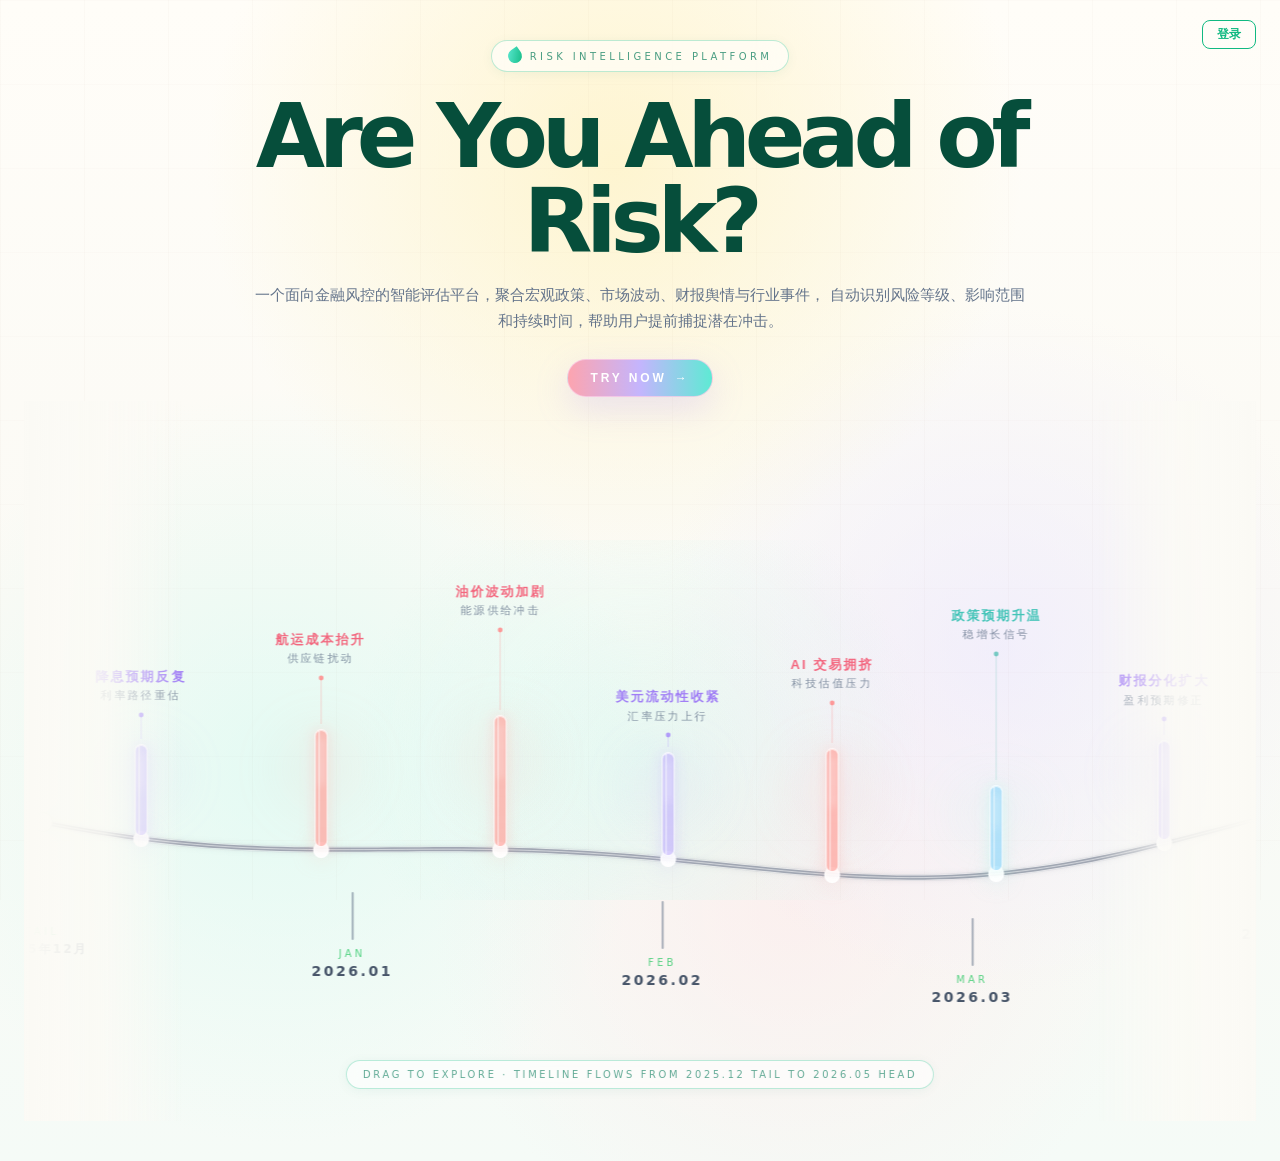
<file: frontend/timeline.html>
<!DOCTYPE html>
<html lang="zh-CN">
<head>
  <meta charset="UTF-8" />
  <meta name="viewport" content="width=device-width, initial-scale=1.0" />
  <title>Risk Timeline</title>
  <style>
    * {
      box-sizing: border-box;
    }

    html,
    body {
      margin: 0;
      min-height: 100%;
      font-family: Inter, ui-sans-serif, system-ui, -apple-system, BlinkMacSystemFont, "Segoe UI",
        "Microsoft YaHei", sans-serif;
      color: #1f2937;
      background: #fbfaf5;
      overflow-x: hidden;
    }

    body {
      min-height: 100vh;
      background:
        radial-gradient(circle at 48% 14%, rgba(254, 243, 199, 0.82), transparent 34%),
        radial-gradient(circle at 22% 66%, rgba(204, 251, 241, 0.48), transparent 30%),
        radial-gradient(circle at 78% 56%, rgba(237, 233, 254, 0.66), transparent 29%),
        radial-gradient(circle at 62% 78%, rgba(255, 228, 230, 0.48), transparent 30%),
        linear-gradient(180deg, #fffdf8 0%, #fbfaf5 52%, #f5fbf7 100%);
    }

    body::before {
      content: "";
      position: fixed;
      inset: 0;
      pointer-events: none;
      opacity: 0.28;
      background-image:
        linear-gradient(to right, rgba(148, 125, 104, 0.10) 1px, transparent 1px),
        linear-gradient(to bottom, rgba(148, 125, 104, 0.08) 1px, transparent 1px);
      background-size: 84px 84px;
      z-index: 0;
    }

    body::after {
      content: "";
      position: fixed;
      left: 0;
      right: 0;
      bottom: 0;
      height: 360px;
      pointer-events: none;
      background: radial-gradient(circle at 50% 60%, rgba(204, 251, 241, 0.42), transparent 42%);
      z-index: 0;
    }

    .page {
      position: relative;
      z-index: 1;
      min-height: 100vh;
      padding: 40px 24px;
      display: flex;
      flex-direction: column;
      align-items: center;
    }

    .hero {
      position: relative;
      z-index: 20;
      text-align: center;
      max-width: 980px;
    }

    .eyebrow {
      display: inline-flex;
      align-items: center;
      gap: 8px;
      padding: 8px 16px;
      border: 1px solid rgba(16, 185, 129, 0.28);
      border-radius: 999px;
      background: rgba(255, 255, 255, 0.58);
      color: rgba(4, 120, 87, 0.72);
      font-size: 10px;
      letter-spacing: 0.34em;
      text-transform: uppercase;
      box-shadow: 0 2px 12px rgba(15, 118, 110, 0.06);
      backdrop-filter: blur(18px);
    }

    .leaf {
      width: 14px;
      height: 14px;
      display: inline-block;
      border-radius: 999px 0 999px 999px;
      background: linear-gradient(135deg, #5eead4, #10b981);
      transform: rotate(-35deg);
    }

    h1 {
      margin: 22px 0 0;
      color: #064e3b;
      font-size: clamp(48px, 7vw, 92px);
      line-height: 0.95;
      letter-spacing: -0.07em;
      font-weight: 650;
    }

    .intro {
      margin: 18px auto 0;
      max-width: 780px;
      color: #64748b;
      font-size: 15px;
      line-height: 1.75;
    }

    .try-btn {
      margin-top: 24px;
      display: inline-flex;
      align-items: center;
      gap: 8px;
      padding: 11px 22px;
      border: 1px solid rgba(251, 207, 232, 0.8);
      border-radius: 999px;
      background: linear-gradient(90deg, #fda4af, #c4b5fd, #5eead4);
      color: white;
      font-size: 12px;
      font-weight: 700;
      letter-spacing: 0.24em;
      text-transform: uppercase;
      cursor: pointer;
      box-shadow: 0 12px 34px rgba(167, 139, 250, 0.22);
      transition: transform 0.18s ease, filter 0.18s ease;
    }

    .try-btn:hover {
      transform: translateY(-2px);
      filter: brightness(1.04);
    }

    .timeline-shell {
      position: relative;
      width: 100%;
      max-width: 1600px;
      height: 720px;
      margin-top: 4px;
      cursor: grab;
      user-select: none;
    }

    .timeline-shell:active {
      cursor: grabbing;
    }

    .fade-left,
    .fade-right {
      position: absolute;
      top: 0;
      bottom: 0;
      width: 13%;
      pointer-events: none;
      z-index: 30;
    }

    .fade-left {
      left: 0;
      background: linear-gradient(to right, #fbfaf5, rgba(251, 250, 245, 0.86), transparent);
    }

    .fade-right {
      right: 0;
      background: linear-gradient(to left, #fbfaf5, rgba(251, 250, 245, 0.86), transparent);
    }

    .timeline-window {
      position: absolute;
      left: 0;
      right: 0;
      top: 55%;
      height: 630px;
      transform: translateY(-50%);
      overflow: hidden;
    }

    .timeline-track {
      position: absolute;
      left: 50%;
      top: 0;
      height: 100%;
      will-change: transform;
    }

    .rail-svg {
      position: absolute;
      left: 0;
      top: 0;
      height: 630px;
      pointer-events: none;
      overflow: visible;
    }

    .endpoint,
    .month,
    .event {
      position: absolute;
    }

    .endpoint {
      z-index: 15;
    }

    .endpoint-dot {
      position: absolute;
      left: 0;
      top: 0;
      width: 20px;
      height: 20px;
      transform: translate(-50%, -50%);
      border-radius: 50%;
      background: rgba(255, 255, 255, 0.82);
      border: 1px solid rgba(89, 132, 104, 0.24);
      box-shadow: 0 0 18px rgba(94, 166, 116, 0.18);
      backdrop-filter: blur(18px);
    }

    .endpoint.head .endpoint-dot {
      border-color: rgba(74, 188, 132, 0.55);
      box-shadow: 0 0 28px rgba(132, 205, 154, 0.45);
    }

    .endpoint-text {
      position: absolute;
      left: 0;
      top: 104px;
      transform: translateX(-50%);
      text-align: center;
      white-space: nowrap;
    }

    .endpoint-kicker {
      font-size: 10px;
      letter-spacing: 0.34em;
      color: rgba(34, 197, 94, 0.7);
      text-transform: uppercase;
    }

    .endpoint-label {
      margin-top: 4px;
      font-size: 12px;
      font-weight: 650;
      letter-spacing: 0.18em;
      color: #64748b;
    }

    .endpoint.head .endpoint-label {
      color: #047857;
    }

    .month {
      z-index: 10;
    }

    .month-line {
      position: absolute;
      left: 0;
      top: 42px;
      width: 2px;
      height: 48px;
      transform: translateX(-50%);
      border-radius: 999px;
      background: rgba(100, 116, 139, 0.55);
    }

    .month-text {
      position: absolute;
      left: 0;
      top: 98px;
      transform: translateX(-50%);
      text-align: center;
      white-space: nowrap;
    }

    .month-short {
      font-size: 10px;
      letter-spacing: 0.32em;
      color: rgba(34, 197, 94, 0.75);
      text-transform: uppercase;
    }

    .month-label {
      margin-top: 4px;
      font-size: 14px;
      font-weight: 650;
      letter-spacing: 0.18em;
      color: #475569;
    }

    .event {
      z-index: 20;
      width: 1px;
      height: 1px;
      transform: translateX(-50%);
      border: 0;
      padding: 0;
      background: transparent;
      cursor: pointer;
      outline: none;
    }

    .event-node {
      position: absolute;
      left: 0;
      top: 0;
      width: 16px;
      height: 16px;
      transform: translate(-50%, -50%);
      border-radius: 50%;
      border: 1px solid rgba(255, 255, 255, 0.85);
      background: rgba(255, 255, 255, 0.96);
      box-shadow: 0 0 22px var(--glow);
      transition: transform 0.2s ease;
    }

    .event.selected .event-node {
      transform: translate(-50%, -50%) scale(1.18);
    }

    .event-glow {
      position: absolute;
      left: 0;
      transform: translateX(-50%);
      width: 86px;
      border-radius: 999px;
      background: var(--glow);
      filter: blur(26px);
      opacity: 0.26;
      transition: opacity 0.2s ease, transform 0.2s ease;
    }

    .event.selected .event-glow {
      opacity: 0.64;
      transform: translateX(-50%) scale(1.18);
    }

    .pillar {
      position: absolute;
      left: 0;
      bottom: 4px;
      width: 13px;
      transform: translateX(-50%);
      overflow: hidden;
      border-radius: 999px;
      border: 1px solid rgba(255, 255, 255, 0.85);
      background: var(--fill);
      box-shadow: 0 0 14px var(--glow), inset 0 1px 0 rgba(255, 255, 255, 0.62);
      transition: transform 0.22s ease, box-shadow 0.22s ease;
    }

    .event:hover .pillar,
    .event.selected .pillar {
      transform: translateX(-50%) translateY(-4px) scaleY(1.05);
      box-shadow: 0 0 30px var(--glow), inset 0 1px 0 rgba(255, 255, 255, 0.7);
    }

    .pillar::before {
      content: "";
      position: absolute;
      left: 4px;
      right: 4px;
      top: 8px;
      height: 42%;
      border-radius: 999px;
      background: rgba(255, 255, 255, 0.62);
      filter: blur(4px);
    }

    .pillar::after {
      content: "";
      position: absolute;
      top: 0;
      bottom: 0;
      left: 3px;
      width: 1px;
      background: rgba(255, 255, 255, 0.72);
    }

    .guide-svg {
      position: absolute;
      left: 0;
      top: 0;
      overflow: visible;
      pointer-events: none;
    }

    .event-label {
      position: absolute;
      left: 0;
      width: 138px;
      transform: translateX(-50%);
      text-align: center;
      transition: opacity 0.2s ease, transform 0.2s ease;
      opacity: 0.78;
    }

    .event.selected .event-label {
      opacity: 1;
      transform: translateX(-50%) translateY(-2px);
    }

    .event-main {
      white-space: nowrap;
      font-size: 13px;
      line-height: 1.2;
      font-weight: 700;
      letter-spacing: 0.16em;
      color: var(--text);
    }

    .event-sub {
      margin-top: 4px;
      white-space: nowrap;
      font-size: 11px;
      letter-spacing: 0.22em;
      color: #64748b;
      text-transform: uppercase;
    }

    .hint {
      position: absolute;
      left: 50%;
      bottom: 32px;
      z-index: 40;
      transform: translateX(-50%);
      padding: 8px 16px;
      border-radius: 999px;
      border: 1px solid rgba(16, 185, 129, 0.28);
      background: rgba(255, 255, 255, 0.58);
      color: rgba(4, 120, 87, 0.62);
      font-size: 10px;
      letter-spacing: 0.26em;
      text-transform: uppercase;
      white-space: nowrap;
      box-shadow: 0 2px 12px rgba(15, 118, 110, 0.06);
      backdrop-filter: blur(18px);
    }

    @media (max-width: 768px) {
      .page {
        padding: 32px 16px;
      }

      h1 {
        font-size: 46px;
      }

      .intro {
        font-size: 14px;
      }

      .timeline-shell {
        height: 680px;
      }

      .hint {
        max-width: 90%;
        white-space: normal;
        text-align: center;
        line-height: 1.6;
      }
    }

    /* ── 登录/注册弹窗 ── */
    .modal-overlay {
      display: none;
      position: fixed;
      inset: 0;
      z-index: 9999;
      background: rgba(0,0,0,0.35);
      backdrop-filter: blur(6px);
      align-items: center;
      justify-content: center;
    }
    .modal-overlay.active { display: flex; }
    .modal-box {
      background: #fff;
      border-radius: 20px;
      padding: 36px 40px 32px;
      width: 380px;
      max-width: 92vw;
      box-shadow: 0 24px 64px rgba(0,0,0,0.18);
      position: relative;
    }
    .modal-close {
      position: absolute; top: 14px; right: 18px;
      background: none; border: none; font-size: 22px;
      color: #94a3b8; cursor: pointer;
    }
    .modal-close:hover { color: #475569; }
    .modal-title { font-size: 22px; font-weight: 700; color: #064e3b; margin: 0 0 6px; }
    .modal-sub { font-size: 13px; color: #94a3b8; margin-bottom: 24px; }
    .modal-field { margin-bottom: 16px; }
    .modal-field label {
      display: block; font-size: 12px; font-weight: 600;
      color: #475569; margin-bottom: 4px;
    }
    .modal-field input {
      width: 100%; padding: 10px 14px; border: 1px solid #e2e8f0;
      border-radius: 10px; font-size: 14px; outline: none;
      box-sizing: border-box; transition: border-color 0.2s;
    }
    .modal-field input:focus { border-color: #10b981; }
    .modal-btn {
      width: 100%; padding: 11px; border: none; border-radius: 10px;
      font-size: 14px; font-weight: 700; cursor: pointer; transition: opacity 0.2s;
    }
    .modal-btn.primary { background: linear-gradient(90deg, #10b981, #14b8a6); color: #fff; }
    .modal-btn.primary:hover { opacity: 0.88; }
    .modal-btn.secondary { background: transparent; color: #10b981; margin-top: 8px; }
    .modal-btn.secondary:hover { opacity: 0.7; }
    .modal-divider { display: flex; align-items: center; gap: 12px; margin: 14px 0 10px; color: #94a3b8; font-size: 12px; }
    .modal-divider::before, .modal-divider::after { content: ''; flex: 1; height: 1px; background: #e2e8f0; }
    .modal-btn.ghost {
      background: transparent; color: #64748b; border: 1px dashed #cbd5e1;
      border-radius: 10px; padding: 10px; font-size: 13px; cursor: pointer; width: 100%;
    }
    .modal-btn.ghost:hover { border-color: #10b981; color: #10b981; background: #f0fdfa; }
    .modal-error { color: #ef4444; font-size: 12px; margin-top: 8px; display: none; }
    .modal-error.show { display: block; }
    .modal-success { color: #10b981; font-size: 12px; margin-top: 8px; display: none; }
    .modal-success.show { display: block; }
    .auth-status {
      position: fixed; top: 20px; right: 24px; z-index: 100;
      display: flex; align-items: center; gap: 12px;
    }
    .auth-status .username { font-size: 13px; color: #064e3b; font-weight: 600; }
    .auth-status .logout-btn {
      font-size: 12px; color: #94a3b8; background: none;
      border: 1px solid #e2e8f0; border-radius: 8px; padding: 4px 12px; cursor: pointer;
    }
    .auth-status .logout-btn:hover { color: #ef4444; border-color: #fecaca; }
    .auth-link {
      font-size: 12px; color: #10b981; background: none;
      border: 1px solid #10b981; border-radius: 8px; padding: 5px 14px;
      cursor: pointer; font-weight: 600;
    }
    .auth-link:hover { background: #10b981; color: #fff; }
  </style>
</head>
<body>
  <!-- 登录状态 -->
  <div class="auth-status" id="authStatus">
    <span class="username" id="authUsername" style="display:none;"></span>
    <button class="logout-btn" id="logoutBtn" style="display:none;">退出</button>
    <button class="auth-link" id="loginBtn">登录</button>
  </div>

  <!-- 登录/注册弹窗 -->
  <div class="modal-overlay" id="authModal">
    <div class="modal-box">
      <button class="modal-close" id="authModalClose">&times;</button>
      <div class="modal-title" id="authModalTitle">登录</div>
      <div class="modal-sub" id="authModalSub">登录以使用自选股等个性化功能</div>
      <div class="modal-field">
        <label>用户名</label>
        <input type="text" id="authUsernameInput" placeholder="请输入用户名" autocomplete="username" />
      </div>
      <div class="modal-field">
        <label>密码</label>
        <input type="password" id="authPasswordInput" placeholder="请输入密码" autocomplete="current-password" />
      </div>
      <button class="modal-btn primary" id="authSubmitBtn">登录</button>
      <button class="modal-btn secondary" id="authToggleBtn">没有账号？去注册</button>
      <div class="modal-divider"><span>或</span></div>
      <button class="modal-btn ghost" id="guestEnterBtn">直接体验 →</button>
      <div class="modal-error" id="authError"></div>
      <div class="modal-success" id="authSuccess"></div>
    </div>
  </div>

  <main class="page">
    <header class="hero">
      <div class="eyebrow">
        <span class="leaf"></span>
        Risk Intelligence Platform
      </div>

      <h1>Are You Ahead of Risk?</h1>

      <p class="intro">
        一个面向金融风控的智能评估平台，聚合宏观政策、市场波动、财报舆情与行业事件，
        自动识别风险等级、影响范围和持续时间，帮助用户提前捕捉潜在冲击。
      </p>

      <button class="try-btn" id="tryBtn" type="button">
        Try Now
        <span>→</span>
      </button>
    </header>

    <section class="timeline-shell" id="timelineShell" aria-label="Macro risk timeline">
      <div class="fade-left"></div>
      <div class="fade-right"></div>

      <div class="timeline-window">
        <div class="timeline-track" id="timelineTrack"></div>
      </div>

      <div class="hint">Drag to explore · Timeline flows from 2025.12 tail to 2026.05 head</div>
    </section>
  </main>

  <script>
    const MONTH_GAP = 310;
    const TIMELINE_END_X = MONTH_GAP * 5;
    const LOOP_WIDTH = MONTH_GAP * 7.25;
    const AUTO_SPEED = 60;
    const BASE_SHIFT = LOOP_WIDTH + MONTH_GAP * 2.25;
    const CURVE_BASE_Y = 350;
    const CURVE_AMP = 42;
    const TRACK_COPIES = [0, 1, 2, 3];

    const months = [
      { key: "2025-12", label: "2025.12", cn: "2025年12月", short: "DEC" },
      { key: "2026-01", label: "2026.01", cn: "2026年1月", short: "JAN" },
      { key: "2026-02", label: "2026.02", cn: "2026年2月", short: "FEB" },
      { key: "2026-03", label: "2026.03", cn: "2026年3月", short: "MAR" },
      { key: "2026-04", label: "2026.04", cn: "2026年4月", short: "APR" },
      { key: "2026-05", label: "2026.05", cn: "2026年5月", short: "MAY" },
    ];

    const events = [
      { id: "fed-path", label: "降息预期反复", title: "利率路径重估", monthPos: 0.32, level: "medium", height: 92, lane: 0 },
      { id: "shipping-risk", label: "航运成本抬升", title: "供应链扰动", monthPos: 0.9, level: "high", height: 118, lane: 1 },
      { id: "energy-shock", label: "油价波动加剧", title: "能源供给冲击", monthPos: 1.48, level: "high", height: 132, lane: 2 },
      { id: "usd-liquidity", label: "美元流动性收紧", title: "汇率压力上行", monthPos: 2.02, level: "medium", height: 104, lane: 0 },
      { id: "tech-crowding", label: "AI 交易拥挤", title: "科技估值压力", monthPos: 2.55, level: "high", height: 124, lane: 1 },
      { id: "china-policy", label: "政策预期升温", title: "稳增长信号", monthPos: 3.08, level: "low", height: 86, lane: 2 },
      { id: "earnings-season", label: "财报分化扩大", title: "盈利预期修正", monthPos: 3.62, level: "medium", height: 100, lane: 0 },
      { id: "inflation-data", label: "通胀数据扰动", title: "CPI 超预期", monthPos: 4.13, level: "medium", height: 112, lane: 1 },
      { id: "tariff-watch", label: "贸易摩擦升温", title: "关税不确定性", monthPos: 4.64, level: "high", height: 136, lane: 2 },
    ];

    const theme = {
      high: {
        core: "rgba(255,137,137,0.96)",
        glow: "rgba(255,183,178,0.42)",
        line: "rgba(255,137,137,0.36)",
        fill: "rgba(255,166,158,0.72)",
        text: "#f43f5e",
      },
      medium: {
        core: "rgba(167,139,250,0.95)",
        glow: "rgba(196,181,253,0.38)",
        line: "rgba(167,139,250,0.32)",
        fill: "rgba(196,181,253,0.68)",
        text: "#8b5cf6",
      },
      low: {
        core: "rgba(94,194,184,0.95)",
        glow: "rgba(153,246,228,0.34)",
        line: "rgba(94,194,184,0.3)",
        fill: "rgba(125,211,252,0.56)",
        text: "#14b8a6",
      },
    };

    const shell = document.getElementById("timelineShell");
    const track = document.getElementById("timelineTrack");
    const tryBtn = document.getElementById("tryBtn");

    let offset = 0;
    let selectedId = "tariff-watch";
    let isAutoPlaying = true;
    let isDragging = false;
    let dragStartX = 0;
    let dragStartOffset = 0;
    let lastTime = performance.now();

    function xFromMonth(monthPos) {
      return monthPos * MONTH_GAP;
    }

    function normalizeOffset(value) {
      return ((value % LOOP_WIDTH) + LOOP_WIDTH) % LOOP_WIDTH;
    }

    function curveY(x) {
      const t = ((x % LOOP_WIDTH) + LOOP_WIDTH) % LOOP_WIDTH;
      const p = t / LOOP_WIDTH;
      return (
        CURVE_BASE_Y +
        CURVE_AMP * Math.sin(p * Math.PI * 2.35 - 0.6) +
        18 * Math.sin(p * Math.PI * 5.1 + 0.9)
      );
    }

    function buildCurvePath(startX, endX, step = 14) {
      const points = [];
      for (let x = startX; x <= endX; x += step) {
        const localX = ((x % LOOP_WIDTH) + LOOP_WIDTH) % LOOP_WIDTH;
        points.push(x + "," + curveY(localX).toFixed(2));
      }
      return "M " + points.join(" L ");
    }

    function createSvg() {
      const width = LOOP_WIDTH * 4;
      const svg = document.createElementNS("http://www.w3.org/2000/svg", "svg");
      svg.setAttribute("class", "rail-svg");
      svg.setAttribute("width", width);
      svg.setAttribute("height", "630");
      svg.setAttribute("viewBox", `0 0 ${width} 630`);
      svg.setAttribute("preserveAspectRatio", "none");

      svg.innerHTML = `
        <defs>
          <filter id="railGlow" x="-20%" y="-60%" width="140%" height="220%">
            <feGaussianBlur stdDeviation="2.4" result="blur"></feGaussianBlur>
            <feMerge>
              <feMergeNode in="blur"></feMergeNode>
              <feMergeNode in="SourceGraphic"></feMergeNode>
            </feMerge>
          </filter>

          <marker id="arrowHead" markerWidth="20" markerHeight="20" refX="15" refY="6" orient="auto" markerUnits="strokeWidth">
            <path d="M 0 0 L 15 6 L 0 12 z" fill="rgba(156,163,175,0.95)"></path>
          </marker>
        </defs>
      `;

      TRACK_COPIES.forEach((copy) => {
        const startX = copy * LOOP_WIDTH;
        const endX = startX + TIMELINE_END_X;
        const d = buildCurvePath(startX, endX);

        const group = document.createElementNS("http://www.w3.org/2000/svg", "g");

        const p1 = document.createElementNS("http://www.w3.org/2000/svg", "path");
        p1.setAttribute("d", d);
        p1.setAttribute("fill", "none");
        p1.setAttribute("stroke", "rgba(156,163,175,0.16)");
        p1.setAttribute("stroke-width", "7");
        p1.setAttribute("filter", "url(#railGlow)");

        const p2 = document.createElementNS("http://www.w3.org/2000/svg", "path");
        p2.setAttribute("d", d);
        p2.setAttribute("fill", "none");
        p2.setAttribute("stroke", "rgba(255,255,255,0.66)");
        p2.setAttribute("stroke-width", "5.5");
        p2.setAttribute("opacity", "0.62");

        const p3 = document.createElementNS("http://www.w3.org/2000/svg", "path");
        p3.setAttribute("d", d);
        p3.setAttribute("fill", "none");
        p3.setAttribute("stroke", "rgba(156,163,175,0.95)");
        p3.setAttribute("stroke-width", "4.2");
        p3.setAttribute("stroke-linecap", "round");
        p3.setAttribute("marker-end", "url(#arrowHead)");

        const p4 = document.createElementNS("http://www.w3.org/2000/svg", "path");
        p4.setAttribute("d", d);
        p4.setAttribute("fill", "none");
        p4.setAttribute("stroke", "rgba(255,255,255,0.84)");
        p4.setAttribute("stroke-width", "0.9");
        p4.setAttribute("opacity", "0.68");

        group.append(p1, p2, p3, p4);
        svg.appendChild(group);
      });

      track.appendChild(svg);
    }

    function createEndpoint(type, label, x, y) {
      const el = document.createElement("div");
      el.className = `endpoint ${type}`;
      el.style.left = `${x}px`;
      el.style.top = `${y}px`;
      el.innerHTML = `
        <div class="endpoint-dot"></div>
        <div class="endpoint-text">
          <div class="endpoint-kicker">${type === "head" ? "HEAD" : "TAIL"}</div>
          <div class="endpoint-label">${label}</div>
        </div>
      `;
      track.appendChild(el);
    }

    function createMonth(month, index, copy) {
      const localX = index * MONTH_GAP;
      const x = localX + copy * LOOP_WIDTH;
      const y = curveY(localX);

      const el = document.createElement("div");
      el.className = "month";
      el.style.left = `${x}px`;
      el.style.top = `${y}px`;
      el.innerHTML = `
        <div class="month-line"></div>
        <div class="month-text">
          <div class="month-short">${month.short}</div>
          <div class="month-label">${month.label}</div>
        </div>
      `;
      track.appendChild(el);
    }

    function createEvent(event, copy) {
      const localX = xFromMonth(event.monthPos);
      const x = localX + copy * LOOP_WIDTH;
      const y = curveY(localX);
      const style = theme[event.level];
      const labelBands = [-170, -218, -266];
      const labelY = labelBands[event.lane];
      const lineStartY = -event.height - 8;
      const lineEndY = labelY + 46;

      const el = document.createElement("button");
      el.type = "button";
      el.className = "event";
      el.dataset.eventId = event.id;
      el.setAttribute("aria-label", event.title);
      el.style.left = `${x}px`;
      el.style.top = `${y}px`;
      el.style.setProperty("--core", style.core);
      el.style.setProperty("--glow", style.glow);
      el.style.setProperty("--line", style.line);
      el.style.setProperty("--fill", style.fill);
      el.style.setProperty("--text", style.text);

      el.innerHTML = `
        <div class="event-node"></div>
        <div class="event-glow" style="top: ${-event.height - 6}px; height: ${event.height * 0.74}px;"></div>
        <div class="pillar" style="height: ${event.height}px;"></div>
        <svg class="guide-svg" width="1" height="1" viewBox="0 0 1 1">
          <path d="M 0 ${lineStartY} L 0 ${lineEndY}" fill="none" stroke="${style.line}" stroke-width="1" opacity="0.88"></path>
          <circle cx="0" cy="${lineEndY}" r="2.4" fill="${style.core}" opacity="0.88"></circle>
        </svg>
        <div class="event-label" style="top: ${labelY}px;">
          <div class="event-main">${event.label}</div>
          <div class="event-sub">${event.title}</div>
        </div>
      `;

      el.addEventListener("click", (eventObj) => {
        eventObj.stopPropagation();
        selectedId = event.id;
        updateSelected();
      });

      track.appendChild(el);
    }

    function updateSelected() {
      document.querySelectorAll(".event").forEach((el) => {
        el.classList.toggle("selected", el.dataset.eventId === selectedId);
      });
    }

    function renderTimeline() {
      track.style.width = `${LOOP_WIDTH * 4}px`;
      createSvg();

      TRACK_COPIES.forEach((copy) => {
        createEndpoint("tail", "2025年12月", copy * LOOP_WIDTH, curveY(0));
        createEndpoint("head", "2026年5月", copy * LOOP_WIDTH + TIMELINE_END_X, curveY(TIMELINE_END_X));

        months.slice(1, -1).forEach((month, index) => {
          createMonth(month, index + 1, copy);
        });

        events.forEach((event) => {
          createEvent(event, copy);
        });
      });

      updateSelected();
    }

    function setTrackTransform() {
      track.style.transform = `translateX(${offset - BASE_SHIFT}px)`;
    }

    function animate(now) {
      const delta = now - lastTime;
      lastTime = now;

      if (isAutoPlaying && !isDragging) {
        offset = normalizeOffset(offset + (delta / 1000) * AUTO_SPEED);
        setTrackTransform();
      }

      requestAnimationFrame(animate);
    }

    function startDrag(event) {
      isDragging = true;
      isAutoPlaying = false;
      dragStartX = event.clientX;
      dragStartOffset = offset;
      shell.setPointerCapture?.(event.pointerId);
    }

    function moveDrag(event) {
      if (!isDragging) return;
      const delta = event.clientX - dragStartX;
      offset = normalizeOffset(dragStartOffset + delta);
      setTrackTransform();
    }

    function endDrag() {
      isDragging = false;
    }

    shell.addEventListener("pointerdown", startDrag);
    shell.addEventListener("pointermove", moveDrag);
    shell.addEventListener("pointerup", endDrag);
    shell.addEventListener("pointercancel", endDrag);
    shell.addEventListener("pointerleave", endDrag);

    shell.addEventListener("wheel", (event) => {
      isAutoPlaying = false;
      offset = normalizeOffset(offset - event.deltaY * 0.72);
      setTrackTransform();
    }, { passive: true });

    tryBtn.addEventListener("click", () => {
      const token = localStorage.getItem('token');
      if (token) {
        window.location.href = '/app';
      } else {
        document.getElementById('authModal').classList.add('active');
      }
    });

    // ── 登录/注册逻辑 ──
    const authModal = document.getElementById('authModal');
    const authModalTitle = document.getElementById('authModalTitle');
    const authModalSub = document.getElementById('authModalSub');
    const authUsernameInput = document.getElementById('authUsernameInput');
    const authPasswordInput = document.getElementById('authPasswordInput');
    const authSubmitBtn = document.getElementById('authSubmitBtn');
    const authToggleBtn = document.getElementById('authToggleBtn');
    const authError = document.getElementById('authError');
    const authSuccess = document.getElementById('authSuccess');
    const authUsername = document.getElementById('authUsername');
    const loginBtn = document.getElementById('loginBtn');
    const logoutBtn = document.getElementById('logoutBtn');

    let isLoginMode = true;

    function showError(msg) {
      authError.textContent = msg;
      authError.classList.add('show');
      authSuccess.classList.remove('show');
    }
    function showSuccess(msg) {
      authSuccess.textContent = msg;
      authSuccess.classList.add('show');
      authError.classList.remove('show');
    }
    function hideMessages() {
      authError.classList.remove('show');
      authSuccess.classList.remove('show');
    }

    function updateAuthUI() {
      const token = localStorage.getItem('token');
      const user = localStorage.getItem('user');
      if (token && user) {
        authUsername.textContent = user;
        authUsername.style.display = '';
        logoutBtn.style.display = '';
        loginBtn.style.display = 'none';
      } else {
        authUsername.style.display = 'none';
        logoutBtn.style.display = 'none';
        loginBtn.style.display = '';
      }
    }

    authToggleBtn.addEventListener('click', () => {
      isLoginMode = !isLoginMode;
      hideMessages();
      if (isLoginMode) {
        authModalTitle.textContent = '登录';
        authModalSub.textContent = '登录以使用自选股等个性化功能';
        authSubmitBtn.textContent = '登录';
        authToggleBtn.textContent = '没有账号？去注册';
      } else {
        authModalTitle.textContent = '注册';
        authModalSub.textContent = '创建账号以使用全部功能';
        authSubmitBtn.textContent = '注册';
        authToggleBtn.textContent = '已有账号？去登录';
      }
    });

    document.getElementById('guestEnterBtn').addEventListener('click', () => {
      authModal.classList.remove('active');
      window.location.href = '/app';
    });

    authSubmitBtn.addEventListener('click', async () => {
      const username = authUsernameInput.value.trim();
      const password = authPasswordInput.value.trim();
      if (!username || !password) {
        showError('请填写用户名和密码');
        return;
      }
      hideMessages();
      const endpoint = isLoginMode ? '/api/auth/login' : '/api/auth/register';
      try {
        const res = await fetch(endpoint, {
          method: 'POST',
          headers: { 'Content-Type': 'application/json' },
          body: JSON.stringify({ username, password }),
        });
        const data = await res.json();
        if (!res.ok) {
          showError(data.detail || '操作失败');
          return;
        }
        if (isLoginMode) {
          localStorage.setItem('token', data.token);
          localStorage.setItem('user', data.username);
          updateAuthUI();
          authModal.classList.remove('active');
          authUsernameInput.value = '';
          authPasswordInput.value = '';
          window.location.href = '/app';
        } else {
          showSuccess('注册成功！请登录');
          isLoginMode = true;
          authModalTitle.textContent = '登录';
          authModalSub.textContent = '登录以使用自选股等个性化功能';
          authSubmitBtn.textContent = '登录';
          authToggleBtn.textContent = '没有账号？去注册';
        }
      } catch (e) {
        showError('网络错误，请重试');
      }
    });

    document.getElementById('authModalClose').addEventListener('click', () => {
      authModal.classList.remove('active');
    });
    authModal.addEventListener('click', (e) => {
      if (e.target === authModal) authModal.classList.remove('active');
    });

    loginBtn.addEventListener('click', () => {
      isLoginMode = true;
      authModalTitle.textContent = '登录';
      authModalSub.textContent = '登录以使用自选股等个性化功能';
      authSubmitBtn.textContent = '登录';
      authToggleBtn.textContent = '没有账号？去注册';
      hideMessages();
      authUsernameInput.value = '';
      authPasswordInput.value = '';
      authModal.classList.add('active');
    });

    logoutBtn.addEventListener('click', () => {
      localStorage.removeItem('token');
      localStorage.removeItem('user');
      updateAuthUI();
    });

    authPasswordInput.addEventListener('keydown', (e) => {
      if (e.key === 'Enter') authSubmitBtn.click();
    });
    authUsernameInput.addEventListener('keydown', (e) => {
      if (e.key === 'Enter') authPasswordInput.focus();
    });

    updateAuthUI();

    renderTimeline();
    setTrackTransform();
    requestAnimationFrame(animate);
  </script>
</body>
</html>
</file>
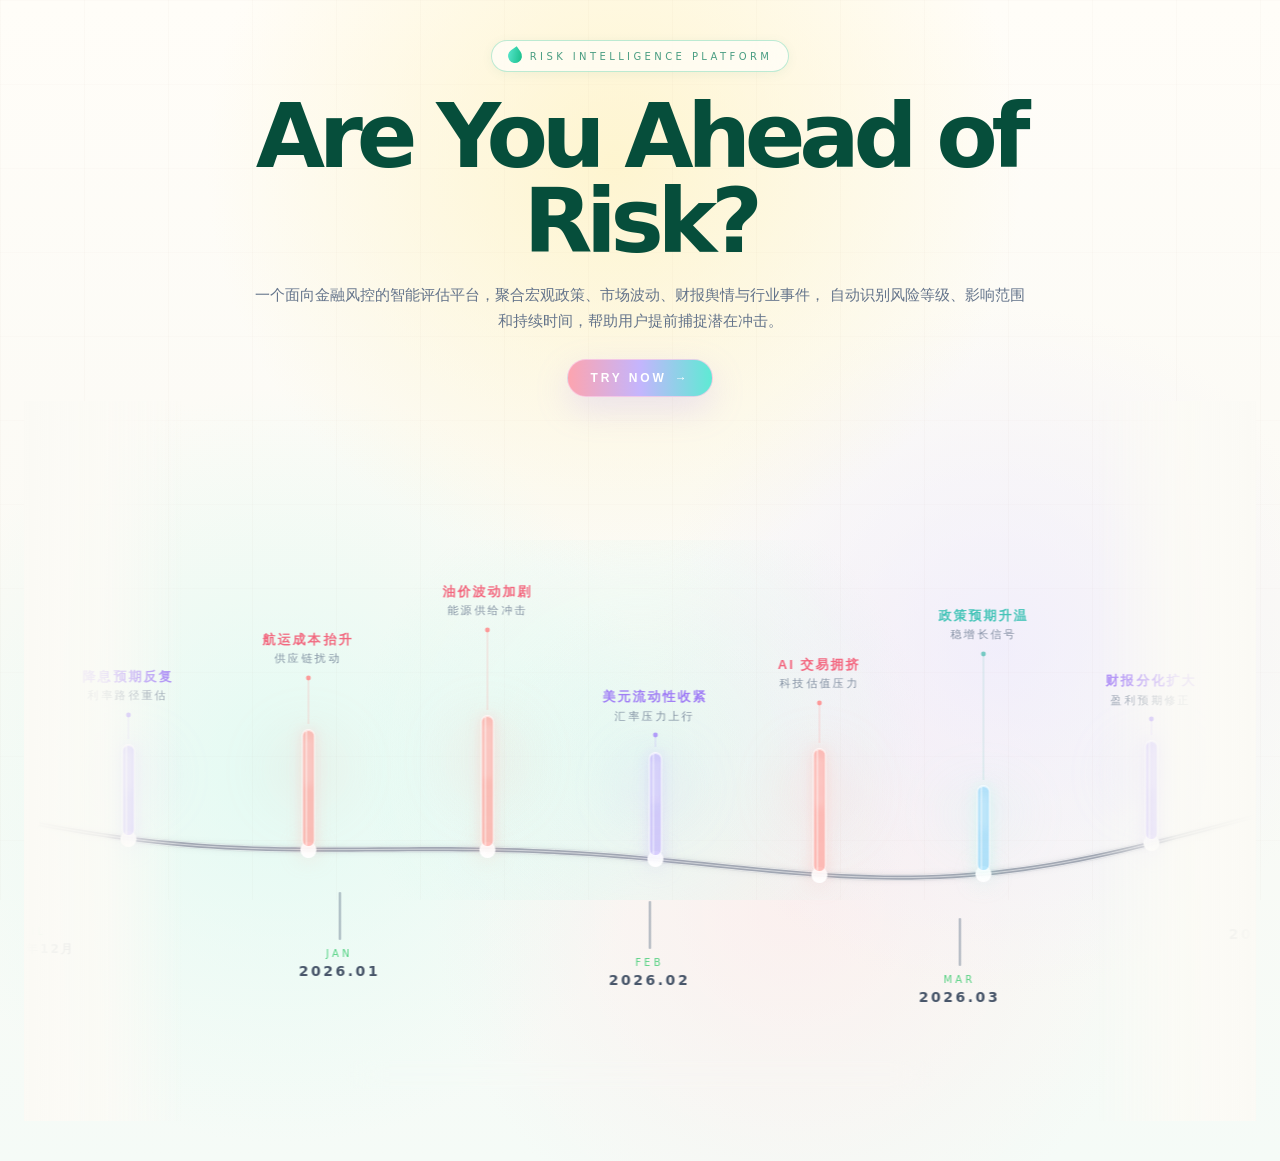
<file: business_analysis/frontend/timeline.html>
<!DOCTYPE html>
<html lang="zh-CN">
<head>
  <meta charset="UTF-8" />
  <meta name="viewport" content="width=device-width, initial-scale=1.0" />
  <title>Risk Timeline</title>
  <style>
    * {
      box-sizing: border-box;
    }

    html,
    body {
      margin: 0;
      min-height: 100%;
      font-family: Inter, ui-sans-serif, system-ui, -apple-system, BlinkMacSystemFont, "Segoe UI",
        "Microsoft YaHei", sans-serif;
      color: #1f2937;
      background: #fbfaf5;
      overflow-x: hidden;
    }

    body {
      min-height: 100vh;
      background:
        radial-gradient(circle at 48% 14%, rgba(254, 243, 199, 0.82), transparent 34%),
        radial-gradient(circle at 22% 66%, rgba(204, 251, 241, 0.48), transparent 30%),
        radial-gradient(circle at 78% 56%, rgba(237, 233, 254, 0.66), transparent 29%),
        radial-gradient(circle at 62% 78%, rgba(255, 228, 230, 0.48), transparent 30%),
        linear-gradient(180deg, #fffdf8 0%, #fbfaf5 52%, #f5fbf7 100%);
    }

    body::before {
      content: "";
      position: fixed;
      inset: 0;
      pointer-events: none;
      opacity: 0.28;
      background-image:
        linear-gradient(to right, rgba(148, 125, 104, 0.10) 1px, transparent 1px),
        linear-gradient(to bottom, rgba(148, 125, 104, 0.08) 1px, transparent 1px);
      background-size: 84px 84px;
      z-index: 0;
    }

    body::after {
      content: "";
      position: fixed;
      left: 0;
      right: 0;
      bottom: 0;
      height: 360px;
      pointer-events: none;
      background: radial-gradient(circle at 50% 60%, rgba(204, 251, 241, 0.42), transparent 42%);
      z-index: 0;
    }

    .page {
      position: relative;
      z-index: 1;
      min-height: 100vh;
      padding: 40px 24px;
      display: flex;
      flex-direction: column;
      align-items: center;
    }

    .hero {
      position: relative;
      z-index: 20;
      text-align: center;
      max-width: 980px;
    }

    .eyebrow {
      display: inline-flex;
      align-items: center;
      gap: 8px;
      padding: 8px 16px;
      border: 1px solid rgba(16, 185, 129, 0.28);
      border-radius: 999px;
      background: rgba(255, 255, 255, 0.58);
      color: rgba(4, 120, 87, 0.72);
      font-size: 10px;
      letter-spacing: 0.34em;
      text-transform: uppercase;
      box-shadow: 0 2px 12px rgba(15, 118, 110, 0.06);
      backdrop-filter: blur(18px);
    }

    .leaf {
      width: 14px;
      height: 14px;
      display: inline-block;
      border-radius: 999px 0 999px 999px;
      background: linear-gradient(135deg, #5eead4, #10b981);
      transform: rotate(-35deg);
    }

    h1 {
      margin: 22px 0 0;
      color: #064e3b;
      font-size: clamp(48px, 7vw, 92px);
      line-height: 0.95;
      letter-spacing: -0.07em;
      font-weight: 650;
    }

    .intro {
      margin: 18px auto 0;
      max-width: 780px;
      color: #64748b;
      font-size: 15px;
      line-height: 1.75;
    }

    .try-btn {
      margin-top: 24px;
      display: inline-flex;
      align-items: center;
      gap: 8px;
      padding: 11px 22px;
      border: 1px solid rgba(251, 207, 232, 0.8);
      border-radius: 999px;
      background: linear-gradient(90deg, #fda4af, #c4b5fd, #5eead4);
      color: white;
      font-size: 12px;
      font-weight: 700;
      letter-spacing: 0.24em;
      text-transform: uppercase;
      cursor: pointer;
      box-shadow: 0 12px 34px rgba(167, 139, 250, 0.22);
      transition: transform 0.18s ease, filter 0.18s ease;
    }

    .try-btn:hover {
      transform: translateY(-2px);
      filter: brightness(1.04);
    }

    .timeline-shell {
      position: relative;
      width: 100%;
      max-width: 1600px;
      height: 720px;
      margin-top: 4px;
      cursor: grab;
      user-select: none;
    }

    .timeline-shell:active {
      cursor: grabbing;
    }

    .fade-left,
    .fade-right {
      position: absolute;
      top: 0;
      bottom: 0;
      width: 13%;
      pointer-events: none;
      z-index: 30;
    }

    .fade-left {
      left: 0;
      background: linear-gradient(to right, #fbfaf5, rgba(251, 250, 245, 0.86), transparent);
    }

    .fade-right {
      right: 0;
      background: linear-gradient(to left, #fbfaf5, rgba(251, 250, 245, 0.86), transparent);
    }

    .timeline-window {
      position: absolute;
      left: 0;
      right: 0;
      top: 55%;
      height: 630px;
      transform: translateY(-50%);
      overflow: hidden;
    }

    .timeline-track {
      position: absolute;
      left: 50%;
      top: 0;
      height: 100%;
      will-change: transform;
    }

    .rail-svg {
      position: absolute;
      left: 0;
      top: 0;
      height: 630px;
      pointer-events: none;
      overflow: visible;
    }

    .endpoint,
    .month,
    .event {
      position: absolute;
    }

    .endpoint {
      z-index: 15;
    }

    .endpoint-dot {
      position: absolute;
      left: 0;
      top: 0;
      width: 20px;
      height: 20px;
      transform: translate(-50%, -50%);
      border-radius: 50%;
      background: rgba(255, 255, 255, 0.82);
      border: 1px solid rgba(89, 132, 104, 0.24);
      box-shadow: 0 0 18px rgba(94, 166, 116, 0.18);
      backdrop-filter: blur(18px);
    }

    .endpoint.head .endpoint-dot {
      border-color: rgba(74, 188, 132, 0.55);
      box-shadow: 0 0 28px rgba(132, 205, 154, 0.45);
    }

    .endpoint-text {
      position: absolute;
      left: 0;
      top: 104px;
      transform: translateX(-50%);
      text-align: center;
      white-space: nowrap;
    }

    .endpoint-kicker {
      font-size: 10px;
      letter-spacing: 0.34em;
      color: rgba(34, 197, 94, 0.7);
      text-transform: uppercase;
    }

    .endpoint-label {
      margin-top: 4px;
      font-size: 12px;
      font-weight: 650;
      letter-spacing: 0.18em;
      color: #64748b;
    }

    .endpoint.head .endpoint-label {
      color: #047857;
    }

    .month {
      z-index: 10;
    }

    .month-line {
      position: absolute;
      left: 0;
      top: 42px;
      width: 2px;
      height: 48px;
      transform: translateX(-50%);
      border-radius: 999px;
      background: rgba(100, 116, 139, 0.55);
    }

    .month-text {
      position: absolute;
      left: 0;
      top: 98px;
      transform: translateX(-50%);
      text-align: center;
      white-space: nowrap;
    }

    .month-short {
      font-size: 10px;
      letter-spacing: 0.32em;
      color: rgba(34, 197, 94, 0.75);
      text-transform: uppercase;
    }

    .month-label {
      margin-top: 4px;
      font-size: 14px;
      font-weight: 650;
      letter-spacing: 0.18em;
      color: #475569;
    }

    .event {
      z-index: 20;
      width: 1px;
      height: 1px;
      transform: translateX(-50%);
      border: 0;
      padding: 0;
      background: transparent;
      cursor: pointer;
      outline: none;
    }

    .event-node {
      position: absolute;
      left: 0;
      top: 0;
      width: 16px;
      height: 16px;
      transform: translate(-50%, -50%);
      border-radius: 50%;
      border: 1px solid rgba(255, 255, 255, 0.85);
      background: rgba(255, 255, 255, 0.96);
      box-shadow: 0 0 22px var(--glow);
      transition: transform 0.2s ease;
    }

    .event.selected .event-node {
      transform: translate(-50%, -50%) scale(1.18);
    }

    .event-glow {
      position: absolute;
      left: 0;
      transform: translateX(-50%);
      width: 86px;
      border-radius: 999px;
      background: var(--glow);
      filter: blur(26px);
      opacity: 0.26;
      transition: opacity 0.2s ease, transform 0.2s ease;
    }

    .event.selected .event-glow {
      opacity: 0.64;
      transform: translateX(-50%) scale(1.18);
    }

    .pillar {
      position: absolute;
      left: 0;
      bottom: 4px;
      width: 13px;
      transform: translateX(-50%);
      overflow: hidden;
      border-radius: 999px;
      border: 1px solid rgba(255, 255, 255, 0.85);
      background: var(--fill);
      box-shadow: 0 0 14px var(--glow), inset 0 1px 0 rgba(255, 255, 255, 0.62);
      transition: transform 0.22s ease, box-shadow 0.22s ease;
    }

    .event:hover .pillar,
    .event.selected .pillar {
      transform: translateX(-50%) translateY(-4px) scaleY(1.05);
      box-shadow: 0 0 30px var(--glow), inset 0 1px 0 rgba(255, 255, 255, 0.7);
    }

    .pillar::before {
      content: "";
      position: absolute;
      left: 4px;
      right: 4px;
      top: 8px;
      height: 42%;
      border-radius: 999px;
      background: rgba(255, 255, 255, 0.62);
      filter: blur(4px);
    }

    .pillar::after {
      content: "";
      position: absolute;
      top: 0;
      bottom: 0;
      left: 3px;
      width: 1px;
      background: rgba(255, 255, 255, 0.72);
    }

    .guide-svg {
      position: absolute;
      left: 0;
      top: 0;
      overflow: visible;
      pointer-events: none;
    }

    .event-label {
      position: absolute;
      left: 0;
      width: 138px;
      transform: translateX(-50%);
      text-align: center;
      transition: opacity 0.2s ease, transform 0.2s ease;
      opacity: 0.78;
    }

    .event.selected .event-label {
      opacity: 1;
      transform: translateX(-50%) translateY(-2px);
    }

    .event-main {
      white-space: nowrap;
      font-size: 13px;
      line-height: 1.2;
      font-weight: 700;
      letter-spacing: 0.16em;
      color: var(--text);
    }

    .event-sub {
      margin-top: 4px;
      white-space: nowrap;
      font-size: 11px;
      letter-spacing: 0.22em;
      color: #64748b;
      text-transform: uppercase;
    }

    .hint {
      position: absolute;
      left: 50%;
      bottom: 32px;
      z-index: 40;
      transform: translateX(-50%);
      padding: 8px 16px;
      border-radius: 999px;
      border: 1px solid rgba(16, 185, 129, 0.28);
      background: rgba(255, 255, 255, 0.58);
      color: rgba(4, 120, 87, 0.62);
      font-size: 10px;
      letter-spacing: 0.26em;
      text-transform: uppercase;
      white-space: nowrap;
      box-shadow: 0 2px 12px rgba(15, 118, 110, 0.06);
      backdrop-filter: blur(18px);
    }

    @media (max-width: 768px) {
      .page {
        padding: 32px 16px;
      }

      h1 {
        font-size: 46px;
      }

      .intro {
        font-size: 14px;
      }

      .timeline-shell {
        height: 680px;
      }

      .hint {
        max-width: 90%;
        white-space: normal;
        text-align: center;
        line-height: 1.6;
      }
    }
  </style>
</head>
<body>
  <main class="page">
    <header class="hero">
      <div class="eyebrow">
        <span class="leaf"></span>
        Risk Intelligence Platform
      </div>

      <h1>Are You Ahead of Risk?</h1>

      <p class="intro">
        一个面向金融风控的智能评估平台，聚合宏观政策、市场波动、财报舆情与行业事件，
        自动识别风险等级、影响范围和持续时间，帮助用户提前捕捉潜在冲击。
      </p>

      <button class="try-btn" id="tryBtn" type="button">
        Try Now
        <span>→</span>
      </button>
    </header>

    <section class="timeline-shell" id="timelineShell" aria-label="Macro risk timeline">
      <div class="fade-left"></div>
      <div class="fade-right"></div>

      <div class="timeline-window">
        <div class="timeline-track" id="timelineTrack"></div>
      </div>

      <div class="hint">Drag to explore · Timeline flows from 2025.12 tail to 2026.05 head</div>
    </section>
  </main>

  <script>
    const MONTH_GAP = 310;
    const TIMELINE_END_X = MONTH_GAP * 5;
    const LOOP_WIDTH = MONTH_GAP * 7.25;
    const AUTO_SPEED = 60;
    const BASE_SHIFT = LOOP_WIDTH + MONTH_GAP * 2.25;
    const CURVE_BASE_Y = 350;
    const CURVE_AMP = 42;
    const TRACK_COPIES = [0, 1, 2, 3];

    const months = [
      { key: "2025-12", label: "2025.12", cn: "2025年12月", short: "DEC" },
      { key: "2026-01", label: "2026.01", cn: "2026年1月", short: "JAN" },
      { key: "2026-02", label: "2026.02", cn: "2026年2月", short: "FEB" },
      { key: "2026-03", label: "2026.03", cn: "2026年3月", short: "MAR" },
      { key: "2026-04", label: "2026.04", cn: "2026年4月", short: "APR" },
      { key: "2026-05", label: "2026.05", cn: "2026年5月", short: "MAY" },
    ];

    const events = [
      { id: "fed-path", label: "降息预期反复", title: "利率路径重估", monthPos: 0.32, level: "medium", height: 92, lane: 0 },
      { id: "shipping-risk", label: "航运成本抬升", title: "供应链扰动", monthPos: 0.9, level: "high", height: 118, lane: 1 },
      { id: "energy-shock", label: "油价波动加剧", title: "能源供给冲击", monthPos: 1.48, level: "high", height: 132, lane: 2 },
      { id: "usd-liquidity", label: "美元流动性收紧", title: "汇率压力上行", monthPos: 2.02, level: "medium", height: 104, lane: 0 },
      { id: "tech-crowding", label: "AI 交易拥挤", title: "科技估值压力", monthPos: 2.55, level: "high", height: 124, lane: 1 },
      { id: "china-policy", label: "政策预期升温", title: "稳增长信号", monthPos: 3.08, level: "low", height: 86, lane: 2 },
      { id: "earnings-season", label: "财报分化扩大", title: "盈利预期修正", monthPos: 3.62, level: "medium", height: 100, lane: 0 },
      { id: "inflation-data", label: "通胀数据扰动", title: "CPI 超预期", monthPos: 4.13, level: "medium", height: 112, lane: 1 },
      { id: "tariff-watch", label: "贸易摩擦升温", title: "关税不确定性", monthPos: 4.64, level: "high", height: 136, lane: 2 },
    ];

    const theme = {
      high: {
        core: "rgba(255,137,137,0.96)",
        glow: "rgba(255,183,178,0.42)",
        line: "rgba(255,137,137,0.36)",
        fill: "rgba(255,166,158,0.72)",
        text: "#f43f5e",
      },
      medium: {
        core: "rgba(167,139,250,0.95)",
        glow: "rgba(196,181,253,0.38)",
        line: "rgba(167,139,250,0.32)",
        fill: "rgba(196,181,253,0.68)",
        text: "#8b5cf6",
      },
      low: {
        core: "rgba(94,194,184,0.95)",
        glow: "rgba(153,246,228,0.34)",
        line: "rgba(94,194,184,0.3)",
        fill: "rgba(125,211,252,0.56)",
        text: "#14b8a6",
      },
    };

    const shell = document.getElementById("timelineShell");
    const track = document.getElementById("timelineTrack");
    const tryBtn = document.getElementById("tryBtn");

    let offset = 0;
    let selectedId = "tariff-watch";
    let isAutoPlaying = true;
    let isDragging = false;
    let dragStartX = 0;
    let dragStartOffset = 0;
    let lastTime = performance.now();

    function xFromMonth(monthPos) {
      return monthPos * MONTH_GAP;
    }

    function normalizeOffset(value) {
      return ((value % LOOP_WIDTH) + LOOP_WIDTH) % LOOP_WIDTH;
    }

    function curveY(x) {
      const t = ((x % LOOP_WIDTH) + LOOP_WIDTH) % LOOP_WIDTH;
      const p = t / LOOP_WIDTH;
      return (
        CURVE_BASE_Y +
        CURVE_AMP * Math.sin(p * Math.PI * 2.35 - 0.6) +
        18 * Math.sin(p * Math.PI * 5.1 + 0.9)
      );
    }

    function buildCurvePath(startX, endX, step = 14) {
      const points = [];
      for (let x = startX; x <= endX; x += step) {
        const localX = ((x % LOOP_WIDTH) + LOOP_WIDTH) % LOOP_WIDTH;
        points.push(x + "," + curveY(localX).toFixed(2));
      }
      return "M " + points.join(" L ");
    }

    function createSvg() {
      const width = LOOP_WIDTH * 4;
      const svg = document.createElementNS("http://www.w3.org/2000/svg", "svg");
      svg.setAttribute("class", "rail-svg");
      svg.setAttribute("width", width);
      svg.setAttribute("height", "630");
      svg.setAttribute("viewBox", `0 0 ${width} 630`);
      svg.setAttribute("preserveAspectRatio", "none");

      svg.innerHTML = `
        <defs>
          <filter id="railGlow" x="-20%" y="-60%" width="140%" height="220%">
            <feGaussianBlur stdDeviation="2.4" result="blur"></feGaussianBlur>
            <feMerge>
              <feMergeNode in="blur"></feMergeNode>
              <feMergeNode in="SourceGraphic"></feMergeNode>
            </feMerge>
          </filter>

          <marker id="arrowHead" markerWidth="20" markerHeight="20" refX="15" refY="6" orient="auto" markerUnits="strokeWidth">
            <path d="M 0 0 L 15 6 L 0 12 z" fill="rgba(156,163,175,0.95)"></path>
          </marker>
        </defs>
      `;

      TRACK_COPIES.forEach((copy) => {
        const startX = copy * LOOP_WIDTH;
        const endX = startX + TIMELINE_END_X;
        const d = buildCurvePath(startX, endX);

        const group = document.createElementNS("http://www.w3.org/2000/svg", "g");

        const p1 = document.createElementNS("http://www.w3.org/2000/svg", "path");
        p1.setAttribute("d", d);
        p1.setAttribute("fill", "none");
        p1.setAttribute("stroke", "rgba(156,163,175,0.16)");
        p1.setAttribute("stroke-width", "7");
        p1.setAttribute("filter", "url(#railGlow)");

        const p2 = document.createElementNS("http://www.w3.org/2000/svg", "path");
        p2.setAttribute("d", d);
        p2.setAttribute("fill", "none");
        p2.setAttribute("stroke", "rgba(255,255,255,0.66)");
        p2.setAttribute("stroke-width", "5.5");
        p2.setAttribute("opacity", "0.62");

        const p3 = document.createElementNS("http://www.w3.org/2000/svg", "path");
        p3.setAttribute("d", d);
        p3.setAttribute("fill", "none");
        p3.setAttribute("stroke", "rgba(156,163,175,0.95)");
        p3.setAttribute("stroke-width", "4.2");
        p3.setAttribute("stroke-linecap", "round");
        p3.setAttribute("marker-end", "url(#arrowHead)");

        const p4 = document.createElementNS("http://www.w3.org/2000/svg", "path");
        p4.setAttribute("d", d);
        p4.setAttribute("fill", "none");
        p4.setAttribute("stroke", "rgba(255,255,255,0.84)");
        p4.setAttribute("stroke-width", "0.9");
        p4.setAttribute("opacity", "0.68");

        group.append(p1, p2, p3, p4);
        svg.appendChild(group);
      });

      track.appendChild(svg);
    }

    function createEndpoint(type, label, x, y) {
      const el = document.createElement("div");
      el.className = `endpoint ${type}`;
      el.style.left = `${x}px`;
      el.style.top = `${y}px`;
      el.innerHTML = `
        <div class="endpoint-dot"></div>
        <div class="endpoint-text">
          <div class="endpoint-kicker">${type === "head" ? "HEAD" : "TAIL"}</div>
          <div class="endpoint-label">${label}</div>
        </div>
      `;
      track.appendChild(el);
    }

    function createMonth(month, index, copy) {
      const localX = index * MONTH_GAP;
      const x = localX + copy * LOOP_WIDTH;
      const y = curveY(localX);

      const el = document.createElement("div");
      el.className = "month";
      el.style.left = `${x}px`;
      el.style.top = `${y}px`;
      el.innerHTML = `
        <div class="month-line"></div>
        <div class="month-text">
          <div class="month-short">${month.short}</div>
          <div class="month-label">${month.label}</div>
        </div>
      `;
      track.appendChild(el);
    }

    function createEvent(event, copy) {
      const localX = xFromMonth(event.monthPos);
      const x = localX + copy * LOOP_WIDTH;
      const y = curveY(localX);
      const style = theme[event.level];
      const labelBands = [-170, -218, -266];
      const labelY = labelBands[event.lane];
      const lineStartY = -event.height - 8;
      const lineEndY = labelY + 46;

      const el = document.createElement("button");
      el.type = "button";
      el.className = "event";
      el.dataset.eventId = event.id;
      el.setAttribute("aria-label", event.title);
      el.style.left = `${x}px`;
      el.style.top = `${y}px`;
      el.style.setProperty("--core", style.core);
      el.style.setProperty("--glow", style.glow);
      el.style.setProperty("--line", style.line);
      el.style.setProperty("--fill", style.fill);
      el.style.setProperty("--text", style.text);

      el.innerHTML = `
        <div class="event-node"></div>
        <div class="event-glow" style="top: ${-event.height - 6}px; height: ${event.height * 0.74}px;"></div>
        <div class="pillar" style="height: ${event.height}px;"></div>
        <svg class="guide-svg" width="1" height="1" viewBox="0 0 1 1">
          <path d="M 0 ${lineStartY} L 0 ${lineEndY}" fill="none" stroke="${style.line}" stroke-width="1" opacity="0.88"></path>
          <circle cx="0" cy="${lineEndY}" r="2.4" fill="${style.core}" opacity="0.88"></circle>
        </svg>
        <div class="event-label" style="top: ${labelY}px;">
          <div class="event-main">${event.label}</div>
          <div class="event-sub">${event.title}</div>
        </div>
      `;

      el.addEventListener("click", (eventObj) => {
        eventObj.stopPropagation();
        selectedId = event.id;
        updateSelected();
      });

      track.appendChild(el);
    }

    function updateSelected() {
      document.querySelectorAll(".event").forEach((el) => {
        el.classList.toggle("selected", el.dataset.eventId === selectedId);
      });
    }

    function renderTimeline() {
      track.style.width = `${LOOP_WIDTH * 4}px`;
      createSvg();

      TRACK_COPIES.forEach((copy) => {
        createEndpoint("tail", "2025年12月", copy * LOOP_WIDTH, curveY(0));
        createEndpoint("head", "2026年5月", copy * LOOP_WIDTH + TIMELINE_END_X, curveY(TIMELINE_END_X));

        months.slice(1, -1).forEach((month, index) => {
          createMonth(month, index + 1, copy);
        });

        events.forEach((event) => {
          createEvent(event, copy);
        });
      });

      updateSelected();
    }

    function setTrackTransform() {
      track.style.transform = `translateX(${offset - BASE_SHIFT}px)`;
    }

    function animate(now) {
      const delta = now - lastTime;
      lastTime = now;

      if (isAutoPlaying && !isDragging) {
        offset = normalizeOffset(offset + (delta / 1000) * AUTO_SPEED);
        setTrackTransform();
      }

      requestAnimationFrame(animate);
    }

    function startDrag(event) {
      isDragging = true;
      isAutoPlaying = false;
      dragStartX = event.clientX;
      dragStartOffset = offset;
      shell.setPointerCapture?.(event.pointerId);
    }

    function moveDrag(event) {
      if (!isDragging) return;
      const delta = event.clientX - dragStartX;
      offset = normalizeOffset(dragStartOffset + delta);
      setTrackTransform();
    }

    function endDrag() {
      isDragging = false;
    }

    shell.addEventListener("pointerdown", startDrag);
    shell.addEventListener("pointermove", moveDrag);
    shell.addEventListener("pointerup", endDrag);
    shell.addEventListener("pointercancel", endDrag);
    shell.addEventListener("pointerleave", endDrag);

    shell.addEventListener("wheel", (event) => {
      isAutoPlaying = false;
      offset = normalizeOffset(offset - event.deltaY * 0.72);
      setTrackTransform();
    }, { passive: true });

    tryBtn.addEventListener("click", () => {
      window.location.href = '/app';
    });

    renderTimeline();
    setTrackTransform();
    requestAnimationFrame(animate);
  </script>
</body>
</html>
</file>
